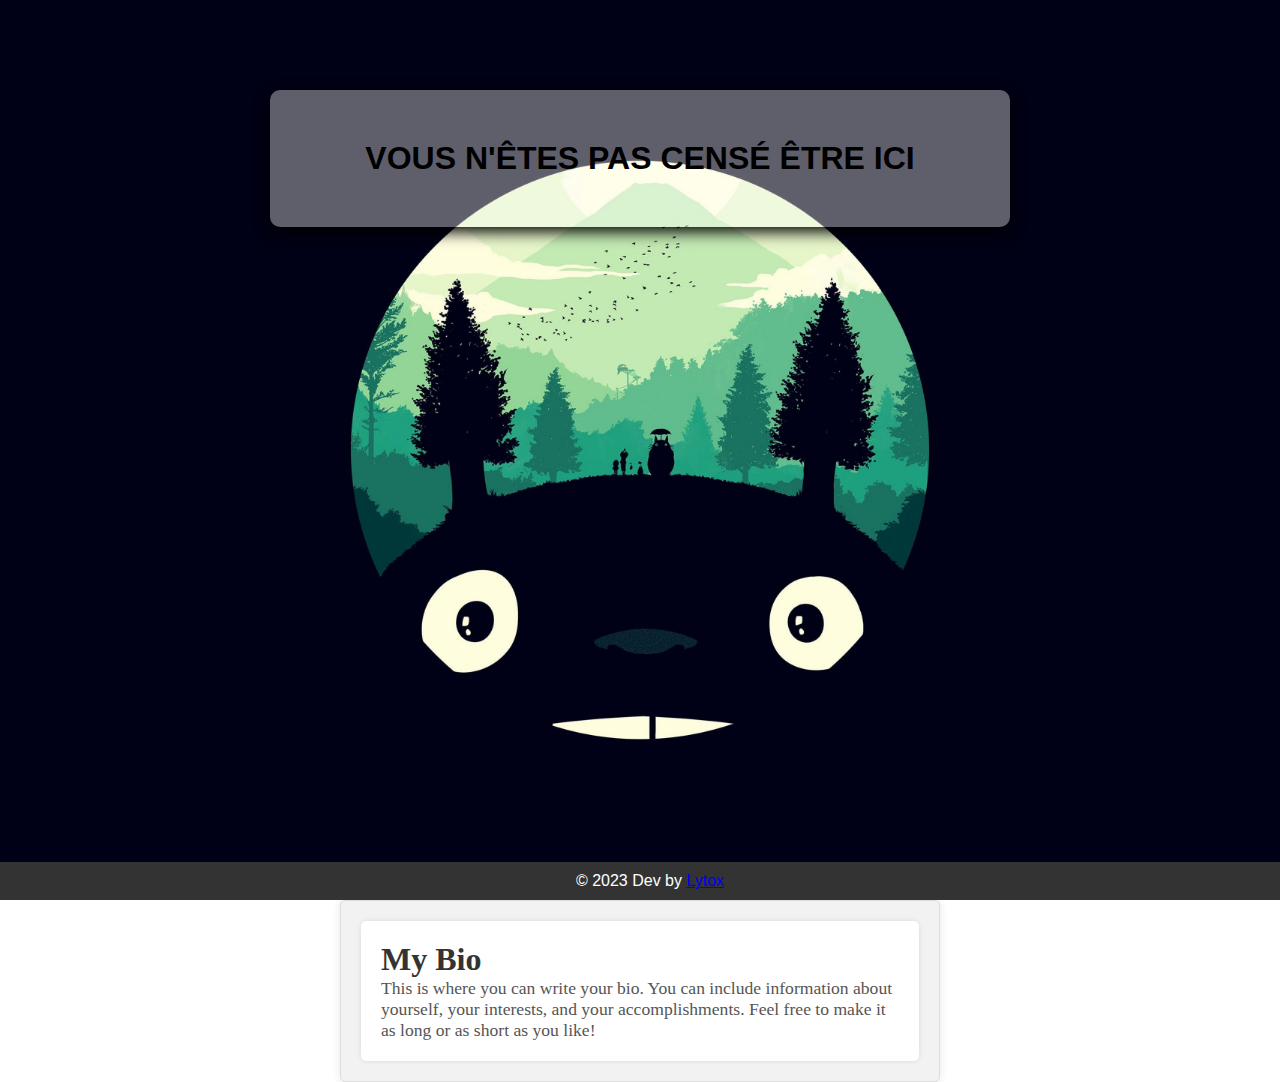
<file: index.html>
<!DOCTYPE html>
<html lang="fr">
<head>
    <meta charset="UTF-8">
    <meta http-equiv="X-UA-Compatible" content="IE=edge">
    <meta name="viewport" content="width=device-width, initial-scale=1.0">
    <meta name="author" content="Lytox Dev">
    <link rel="stylesheet" href="master.css">
    <link rel="shortcut icon" href="icon.png" type="image/png">
    <title>Anime</title>
</head>
<body>
    <section>
        <div class="erreur">
            <h1>VOUS N'ÊTES PAS CENSÉ ÊTRE ICI</h1>
        </div>
    </section>

    <div class="credit">
        <p>© 2023 Dev by <a href="https://lytox.000webhostapp.com">Lytox</a></p>
    </div>
</body>
<div class="bio-container">
    <div class="bio-box">
      <h2>My Bio</h2>
      <p>This is where you can write your bio. You can include information about yourself, your interests, and your accomplishments. Feel free to make it as long or as short as you like!</p>
    </div>
  </div>
</html>

<style>
    .bio-container {
    width: 100%;
    max-width: 600px;
    margin: 0 auto;
    padding: 20px;
    box-sizing: border-box;
    background-color: #f2f2f2;
    border: 1px solid #ddd;
    border-radius: 5px;
    box-shadow: 0px 0px 10px rgba(0,0,0,0.1);
  }
  
  .bio-box {
    padding: 20px;
    background-color: #fff;
    border-radius: 5px;
    box-shadow: 0px 0px 5px rgba(0,0,0,0.1);
  }
  
  .bio-box h2 {
    margin-top: 0;
    font-size: 2rem;
    color: #333;
  }
  
  .bio-box p {
    margin-bottom: 0;
    font-size: 1.1rem;
    color: #555;
  }
</style>
</file>
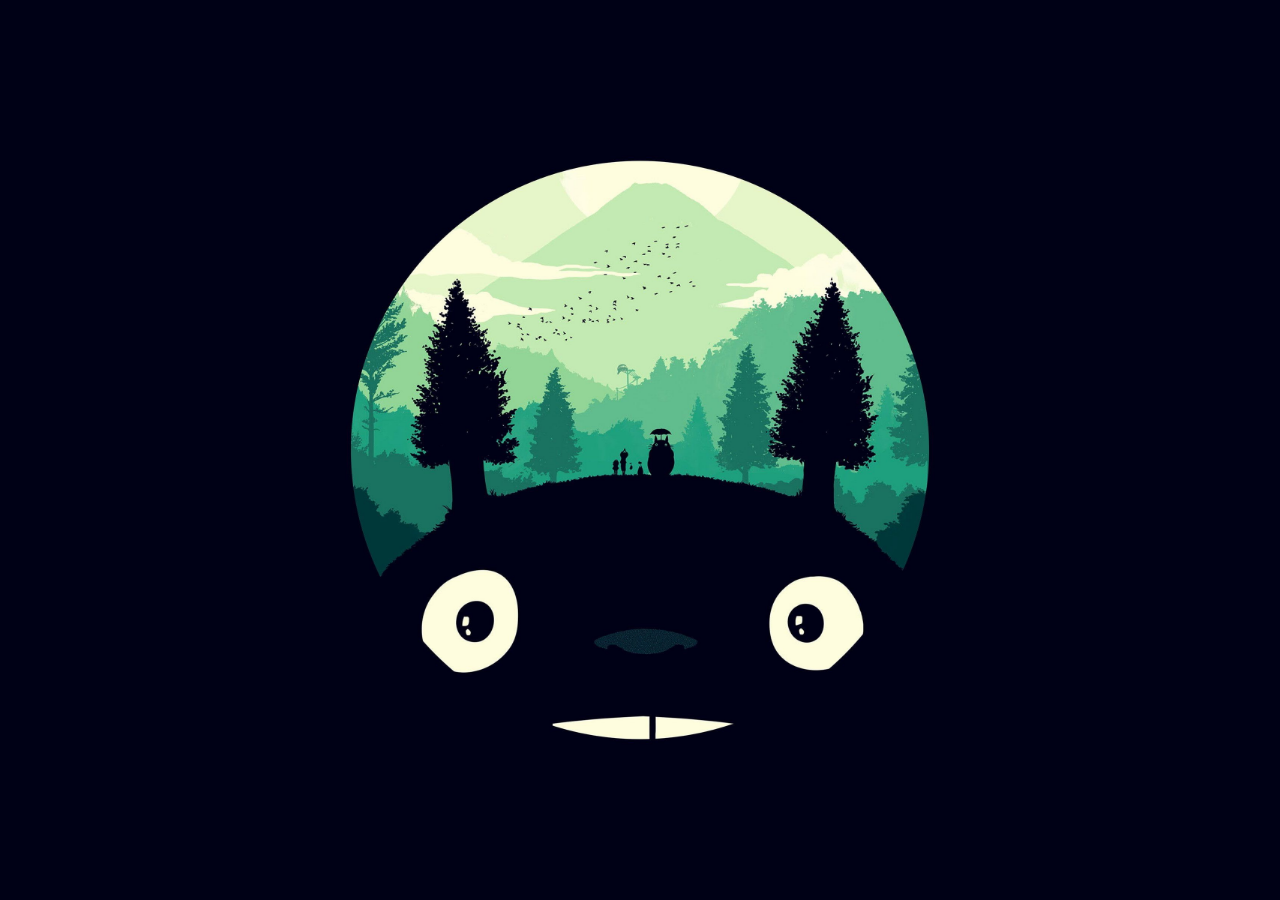
<file: Fast and Furious 9.html>
<!DOCTYPE html>
<html lang="fr">
<head>
    <meta charset="UTF-8">
    <meta name="viewport" content="width=device-width, initial-scale=1.0">
    <meta name="author" content="Lytox Dev">
    <link rel="shortcut icon" href="../icon.png" type="image/png">
    <link rel="stylesheet" href="master.css">
    <title>Fast and Furious 9/title>
</head>
<body>

    <IFRAME SRC="https://uqload.to/embed-2seh2qp8pevy.html" FRAMEBORDER=0 MARGINWIDTH=0 MARGINHEIGHT=0 SCROLLING=NO WIDTH=640 HEIGHT=360 allowfullscreen></IFRAME>

</body>
</html>
</file>
<file: master.css>
*{
    padding: 0;
    margin: 0;
}

body{
    background-image: url(fond.jpg);
    background-repeat: no-repeat;
    background-position: center;
    background-attachment: fixed;
    background-size: cover;
}

section {
    display: flex;
    align-items: flex-start; /* aligne au début de la section (en haut) */
    justify-content: center; /* centre horizontalement */
    height: 100vh;
}

.erreur {
    position: relative;
    border-radius: 10px;
    font-family: Arial, Helvetica, sans-serifS;
    background-color: rgba(255, 255, 255, 0.372);
    max-width: 100%;
    width: 50%; /* ajuste la largeur selon tes besoins */
    padding: 50px; /* ajuste le padding selon tes besoins */
    box-shadow: 0 5px 15px;
    text-align: center;
    margin-top: 10vh; /* positionne la div à 10% du haut de la section */
}

.erreur h1 {
    margin-top: 0; /* remplace la marge supérieure pour centrer verticalement */
}

.credit {
    background-color: #333;
    color: #fff;
    font-family: Arial, Helvetica, sans-serif;
    text-align: center;
    padding: 10px;
    position: fixed;
    bottom: 0;
    width: 100%;
}

.bio-container {
    width: 100%;
    max-width: 600px;
    margin: 0 auto;
    padding: 20px;
    box-sizing: border-box;
    background-color: #f2f2f2;
    border: 1px solid #ddd;
    border-radius: 5px;
    box-shadow: 0px 0px 10px rgba(0,0,0,0.1);
  }
  
  .bio-box {
    padding: 20px;
    background-color: #fff;
    border-radius: 5px;
    box-shadow: 0px 0px 5px rgba(0,0,0,0.1);
  }
  
  .bio-box h2 {
    margin-top: 0;
    font-size: 2rem;
    color: #333;
  }
  
  .bio-box p {
    margin-bottom: 0;
    font-size: 1.1rem;
    color: #555;
  }
</file>
